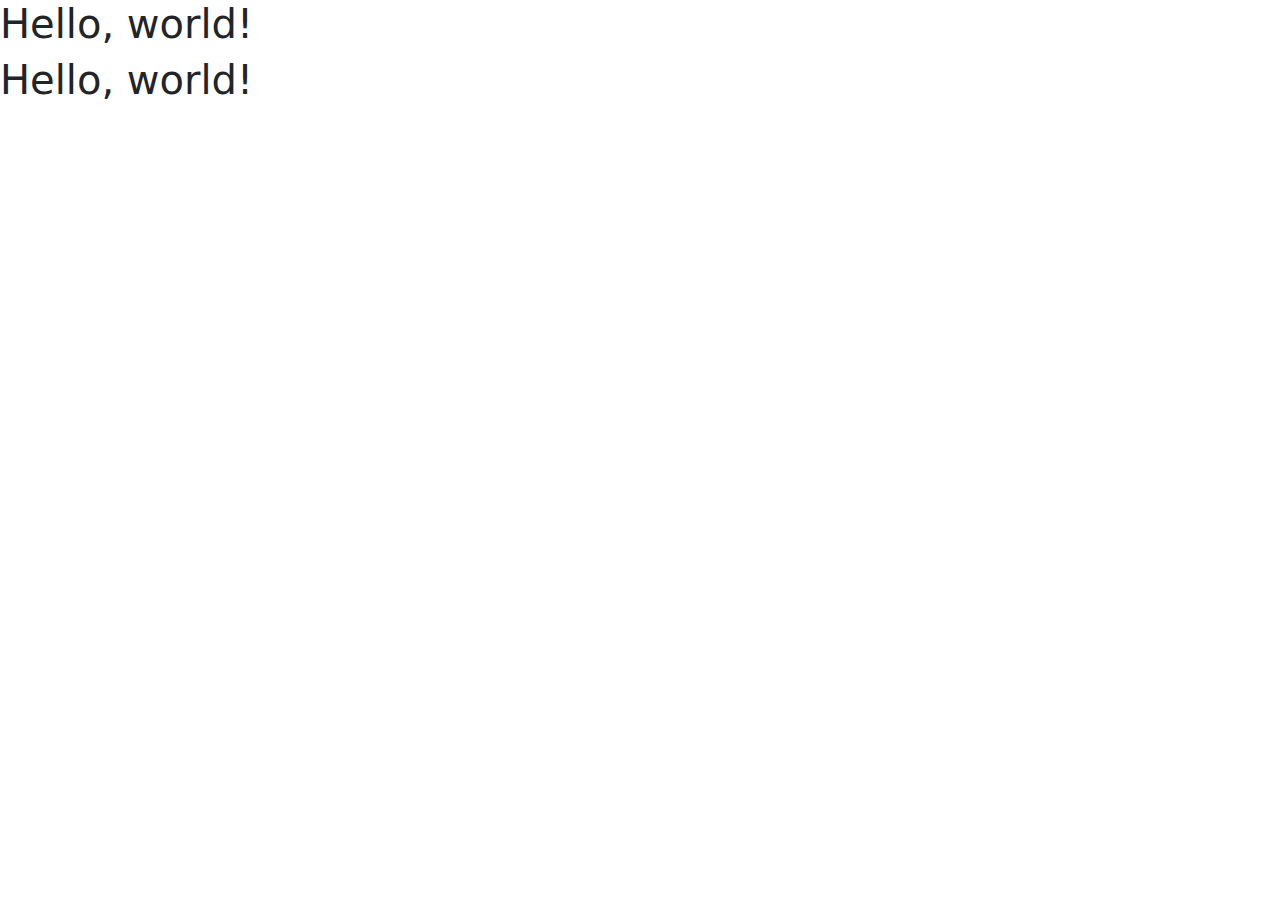
<file: bootstrap-4.4.1-dist/index.html>
<!doctype html>
<html lang="en">

<head>
    <meta charset="utf-8">
    <meta name="viewport" content="width=device-width, initial-scale=1">
    <title>Bootstrap demo</title>
</head>

<body>
    <h1>Hello, world!</h1>
</body>

</html>
<!doctype html>
<html lang="en">

<head>
    <meta charset="utf-8">
    <meta name="viewport" content="width=device-width, initial-scale=1">
    <title>Bootstrap demo</title>
    <link href="https://cdn.jsdelivr.net/npm/bootstrap@5.3.3/dist/css/bootstrap.min.css" rel="stylesheet"
        integrity="sha384-QWTKZyjpPEjISv5WaRU9OFeRpok6YctnYmDr5pNlyT2bRjXh0JMhjY6hW+ALEwIH" crossorigin="anonymous">
</head>

<body>
    <h1>Hello, world!</h1>
    <script src="https://cdn.jsdelivr.net/npm/bootstrap@5.3.3/dist/js/bootstrap.bundle.min.js"
        integrity="sha384-YvpcrYf0tY3lHB60NNkmXc5s9fDVZLESaAA55NDzOxhy9GkcIdslK1eN7N6jIeHz"
        crossorigin="anonymous"></script>
</body>

</html>
</file>
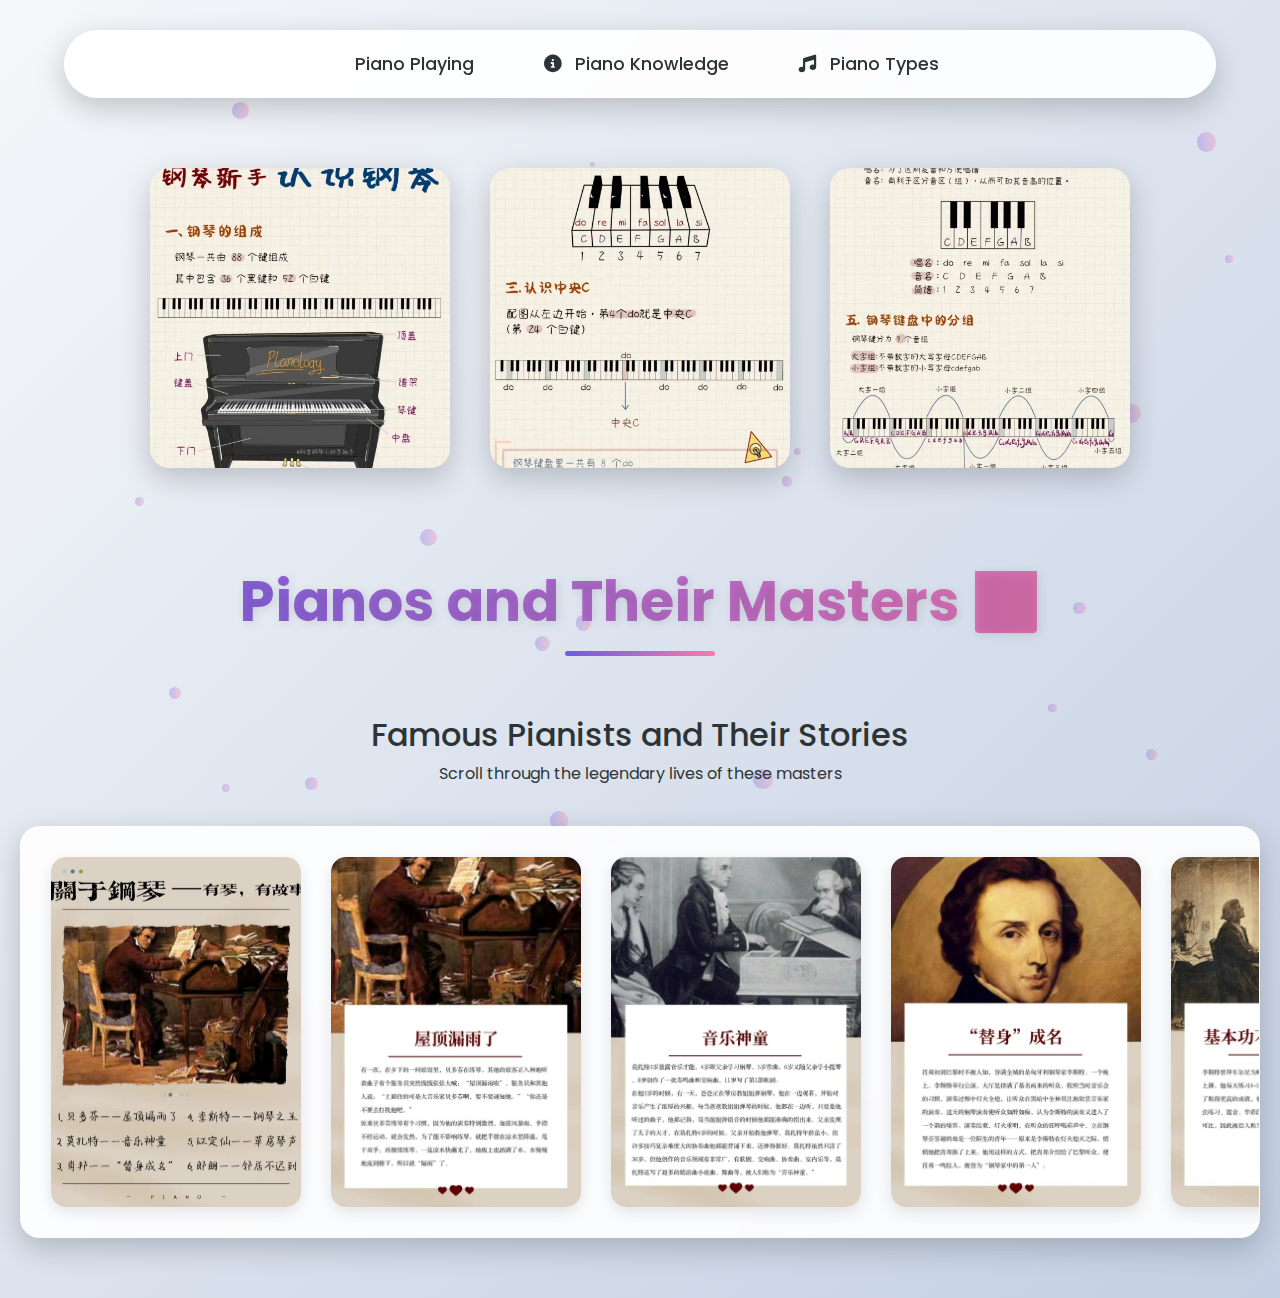
<file: Piano knowledge.html>
<!DOCTYPE html>
<html lang="en">

<head>
    <meta charset="UTF-8">
    <meta name="viewport" content="width=device-width, initial-scale=1.0">
    <link rel="stylesheet" href="https://cdnjs.cloudflare.com/ajax/libs/font-awesome/6.4.0/css/all.min.css">
    <link href="https://fonts.googleapis.com/css2?family=Poppins:wght@300;400;500;600;700&family=Ma+Shan+Zheng&display=swap" rel="stylesheet">
    <link rel="stylesheet" href="bootstrap-4.4.1-dist/css/bootstrap.min.css">
    <title>Piano Knowledge | Premium Piano Knowledge</title>
    <style>
        :root {
            --primary-color: #6c5ce7;
            --secondary-color: #a29bfe;
            --accent-color: #fd79a8;
            --dark-color: #2d3436;
            --light-color: #f5f6fa;
            --shadow: 0 10px 30px rgba(0, 0, 0, 0.2);
            --transition: all 0.3s cubic-bezier(0.25, 0.8, 0.25, 1);
            --glass-bg: rgba(255, 255, 255, 0.9);
            --glass-border: 1px solid rgba(255, 255, 255, 0.18);
        }

        * {
            margin: 0;
            padding: 0;
            box-sizing: border-box;
        }

        body {
            background: linear-gradient(135deg, #f5f7fa 0%, #c3cfe2 100%);
            min-height: 100vh;
            font-family: 'Poppins', 'Ma Shan Zheng', sans-serif;
            color: var(--dark-color);
            position: relative;
            overflow-x: hidden;
        }

        body::before {
            content: '';
            position: absolute;
            top: 0;
            left: 0;
            width: 100%;
            height: 100%;
            background: url('https://images.unsplash.com/photo-1511671782779-c97d3d27a1d4?q=80&w=2070&auto=format&fit=crop') center/cover no-repeat;
            opacity: 0.1;
            z-index: -1;
        }

        /* Navigation */
        .navbar {
            background: var(--glass-bg);
            backdrop-filter: blur(10px);
            -webkit-backdrop-filter: blur(10px);
            border-radius: 50px;
            padding: 10px 30px;
            box-shadow: var(--shadow);
            margin: 30px auto;
            border: var(--glass-border);
            transition: var(--transition);
            max-width: 90%;
        }

        .navbar:hover {
            transform: translateY(-5px);
            box-shadow: 0 15px 35px rgba(0, 0, 0, 0.2);
        }

        .navbar .nav-item .nav-link {
            color: var(--dark-color) !important;
            margin: 0 15px;
            padding: 10px 20px;
            font-weight: 500;
            font-size: 1.1rem;
            position: relative;
            border-radius: 30px;
            transition: var(--transition);
        }

        .navbar .nav-item .nav-link::before {
            content: '';
            position: absolute;
            bottom: 0;
            left: 50%;
            transform: translateX(-50%);
            width: 0;
            height: 3px;
            background: linear-gradient(to right, var(--primary-color), var(--accent-color));
            transition: var(--transition);
            border-radius: 3px;
        }

        .navbar .nav-item .nav-link:hover::before {
            width: 80%;
        }

        .navbar .nav-item .nav-link i {
            margin-right: 8px;
        }

        /* Image Gallery */
        .gallery-container {
            display: flex;
            flex-wrap: wrap;
            justify-content: center;
            gap: 40px;
            padding: 40px;
            max-width: 1400px;
            margin: 0 auto;
        }

        .gallery-item {
            position: relative;
            width: 300px;
            height: 300px;
            border-radius: 20px;
            overflow: hidden;
            box-shadow: var(--shadow);
            transition: var(--transition);
        }

        .gallery-item:hover {
            transform: translateY(-10px) scale(1.03);
            box-shadow: 0 20px 40px rgba(0, 0, 0, 0.3);
        }

        .gallery-item img {
            width: 100%;
            height: 100%;
            object-fit: cover;
            transition: var(--transition);
        }

        .gallery-item:hover img {
            transform: scale(1.1);
        }

        .gallery-caption {
            position: absolute;
            bottom: 0;
            left: 0;
            right: 0;
            background: linear-gradient(to top, rgba(0, 0, 0, 0.8), transparent);
            color: white;
            padding: 20px;
            transform: translateY(100%);
            transition: var(--transition);
        }

        .gallery-item:hover .gallery-caption {
            transform: translateY(0);
        }

        /* Carousel Section */
        .carousel-section {
            margin: 60px auto;
            max-width: 1400px;
            padding: 0 20px;
        }

        .carousel-title {
            text-align: center;
            margin-bottom: 40px;
        }

        .artist-carousel {
            position: relative;
            width: 100%;
            overflow: hidden;
            border-radius: 20px;
            box-shadow: var(--shadow);
            background: var(--glass-bg);
            backdrop-filter: blur(10px);
            -webkit-backdrop-filter: blur(10px);
            padding: 30px;
            border: var(--glass-border);
        }

        .artist-track {
            display: flex;
            gap: 30px;
            animation: scroll 30s linear infinite;
            width: calc(250px * 14);
        }

        .artist-card {
            min-width: 250px;
            height: 350px;
            border-radius: 15px;
            overflow: hidden;
            box-shadow: 0 5px 15px rgba(0, 0, 0, 0.1);
            transition: var(--transition);
            position: relative;
        }

        .artist-card:hover {
            transform: translateY(-10px) scale(1.05);
            box-shadow: 0 15px 30px rgba(0, 0, 0, 0.2);
        }

        .artist-card img {
            width: 100%;
            height: 100%;
            object-fit: cover;
        }

        .artist-info {
            position: absolute;
            bottom: 0;
            left: 0;
            right: 0;
            background: linear-gradient(to top, rgba(0, 0, 0, 0.8), transparent);
            color: white;
            padding: 20px;
            opacity: 0;
            transition: var(--transition);
        }

        .artist-card:hover .artist-info {
            opacity: 1;
        }

        @keyframes scroll {
            0% {
                transform: translateX(0);
            }
            100% {
                transform: translateX(calc(-250px * 7));
            }
        }

        /* Title Animation */
        .knowledge-title {
            font-size: 3.5rem;
            font-weight: 700;
            text-align: center;
            margin: 60px 0;
            background: linear-gradient(to right, var(--primary-color), var(--accent-color));
            -webkit-background-clip: text;
            background-clip: text;
            color: transparent;
            text-shadow: 2px 2px 10px rgba(0, 0, 0, 0.1);
            position: relative;
            padding-bottom: 20px;
            animation: float 3s ease-in-out infinite;
        }

        .knowledge-title::after {
            content: '';
            position: absolute;
            bottom: 0;
            left: 50%;
            transform: translateX(-50%);
            width: 150px;
            height: 5px;
            background: linear-gradient(to right, var(--primary-color), var(--accent-color));
            border-radius: 5px;
        }

        @keyframes float {
            0%, 100% {
                transform: translateY(0);
            }
            50% {
                transform: translateY(-20px);
            }
        }

        /* Particles Background */
        .particles {
            position: absolute;
            top: 0;
            left: 0;
            width: 100%;
            height: 100%;
            z-index: -1;
            pointer-events: none;
        }

        .particle {
            position: absolute;
            background: linear-gradient(to right, var(--primary-color), var(--accent-color));
            border-radius: 50%;
            opacity: 0.3;
            animation: float linear infinite;
        }

        @keyframes float {
            0% {
                transform: translateY(0) rotate(0deg);
            }
            100% {
                transform: translateY(-100vh) rotate(360deg);
            }
        }

        /* Responsive Design */
        @media (max-width: 992px) {
            .gallery-item {
                width: 250px;
                height: 250px;
            }
            
            .knowledge-title {
                font-size: 2.5rem;
            }
            
            .artist-card {
                min-width: 200px;
                height: 300px;
            }
        }

        @media (max-width: 768px) {
            .navbar {
                padding: 10px;
            }
            
            .navbar .nav-item .nav-link {
                margin: 0 5px;
                padding: 8px 12px;
                font-size: 0.9rem;
            }
            
            .gallery-container {
                gap: 20px;
                padding: 20px;
            }
            
            .gallery-item {
                width: 200px;
                height: 200px;
            }
            
            .knowledge-title {
                font-size: 2rem;
                margin: 40px 0;
            }
            
            .artist-card {
                min-width: 180px;
                height: 250px;
            }
        }

        @media (max-width: 576px) {
            .gallery-item {
                width: 150px;
                height: 150px;
            }
            
            .knowledge-title {
                font-size: 1.8rem;
            }
            
            .artist-card {
                min-width: 150px;
                height: 200px;
            }
        }
    </style>
</head>


<body>
    <!-- Animated background particles -->
    <div class="particles" id="particles"></div>

    <!-- Navigation -->
    <nav class="navbar navbar-expand-lg navbar-dark custom-navbar justify-content-center">
        <ul class="navbar-nav">
            <li class="nav-item">
                <a class="nav-link" href="./piano playing.html"><i class="fas fa-piano-keyboard"></i> Piano Playing</a>
            </li>
            <li class="nav-item">
                <a class="nav-link" href="./Piano knowledge.html"><i class="fas fa-info-circle"></i> Piano Knowledge</a>
            </li>
            <li class="nav-item">
                <a class="nav-link" href="./Piano type.html"><i class="fas fa-music"></i> Piano Types</a>
            </li>
        </ul>
    </nav>

    <!-- Image Gallery -->
    <div class="gallery-container">
        <div class="gallery-item">
            <img src="./img/1.jpg" alt="Piano History">
            <div class="gallery-caption">
                <h3>Piano History</h3>
                <p>Explore the evolution of the piano</p>
            </div>
        </div>
        <div class="gallery-item">
            <img src="./img/2.jpg" alt="Piano Structure">
            <div class="gallery-caption">
                <h3>Piano Structure</h3>
                <p>Understand the inner workings of the piano</p>
            </div>
        </div>
        <div class="gallery-item">
            <img src="./img/3.jpg" alt="Piano Techniques">
            <div class="gallery-caption">
                <h3>Playing Techniques</h3>
                <p>Master the art of piano performance</p>
            </div>
        </div>
    </div>

    <h1 class="knowledge-title">Pianos and Their Masters 🎹</h1>

    <!-- Artist Carousel -->
    <div class="carousel-section">
        <div class="carousel-title">
            <h2>Famous Pianists and Their Stories</h2>
            <p>Scroll through the legendary lives of these masters</p>
        </div>
        <div class="artist-carousel">
            <div class="artist-track">
                <div class="artist-card">
                    <img src="./img/ta1.jpg" alt="Pianist 1">
                    <div class="artist-info">
                        <h3>Franz Liszt</h3>
                        <p>The King of the Piano</p>
                    </div>
                </div>
                <div class="artist-card">
                    <img src="./img/ta2.jpg" alt="Pianist 2">
                    <div class="artist-info">
                        <h3>Frédéric Chopin</h3>
                        <p>The Poet of the Piano</p>
                    </div>
                </div>
                <div class="artist-card">
                    <img src="./img/ta3.jpg" alt="Pianist 3">
                    <div class="artist-info">
                        <h3>Ludwig van Beethoven</h3>
                        <p>The Immortal Genius</p>
                    </div>
                </div>
                <div class="artist-card">
                    <img src="./img/ta4.jpg" alt="Pianist 4">
                    <div class="artist-info">
                        <h3>Wolfgang Amadeus Mozart</h3>
                        <p>The Child Prodigy</p>
                    </div>
                </div>
                <div class="artist-card">
                    <img src="./img/ta5.jpg" alt="Pianist 5">
                    <div class="artist-info">
                        <h3>Pyotr Ilyich Tchaikovsky</h3>
                        <p>Master of Russian Melody</p>
                    </div>
                </div>
                <div class="artist-card">
                    <img src="./img/ta6.jpg" alt="Pianist 6">
                    <div class="artist-info">
                        <h3>Claude Debussy</h3>
                        <p>Representative of Impressionism</p>
                    </div>
                </div>
                <div class="artist-card">
                    <img src="./img/ta7.jpg" alt="Pianist 7">
                    <div class="artist-info">
                        <h3>Lang Lang</h3>
                        <p>Modern Piano Superstar</p>
                    </div>
                </div>
                <!-- Duplicates for infinite loop -->
                <div class="artist-card">
                    <img src="./img/ta1.jpg" alt="Pianist 1">
                    <div class="artist-info">
                        <h3>Franz Liszt</h3>
                        <p>The King of the Piano</p>
                    </div>
                </div>
                <div class="artist-card">
                    <img src="./img/ta2.jpg" alt="Pianist 2">
                    <div class="artist-info">
                        <h3>Frédéric Chopin</h3>
                        <p>The Poet of the Piano</p>
                    </div>
                </div>
                <div class="artist-card">
                    <img src="./img/ta3.jpg" alt="Pianist 3">
                    <div class="artist-info">
                        <h3>Ludwig van Beethoven</h3>
                        <p>The Immortal Genius</p>
                    </div>
                </div>
                <div class="artist-card">
                    <img src="./img/ta4.jpg" alt="Pianist 4">
                    <div class="artist-info">
                        <h3>Wolfgang Amadeus Mozart</h3>
                        <p>The Child Prodigy</p>
                    </div>
                </div>
                <div class="artist-card">
                    <img src="./img/ta5.jpg" alt="Pianist 5">
                    <div class="artist-info">
                        <h3>Pyotr Ilyich Tchaikovsky</h3>
                        <p>Master of Russian Melody</p>
                    </div>
                </div>
                <div class="artist-card">
                    <img src="./img/ta6.jpg" alt="Pianist 6">
                    <div class="artist-info">
                        <h3>Claude Debussy</h3>
                        <p>Representative of Impressionism</p>
                    </div>
                </div>
                <div class="artist-card">
                    <img src="./img/ta7.jpg" alt="Pianist 7">
                    <div class="artist-info">
                        <h3>Lang Lang</h3>
                        <p>Modern Piano Superstar</p>
                    </div>
                </div>
            </div>
        </div>
    </div>
    <script>
        // Create animated background particles
        function createParticles() {
            const particlesContainer = document.getElementById('particles');
            const particleCount = 30;
            
            for (let i = 0; i < particleCount; i++) {
                const particle = document.createElement('div');
                particle.classList.add('particle');
                
                // Random size between 5px and 20px
                const size = Math.random() * 15 + 5;
                particle.style.width = `${size}px`;
                particle.style.height = `${size}px`;
                
                // Random position
                particle.style.left = `${Math.random() * 100}vw`;
                particle.style.top = `${Math.random() * 100}vh`;
                
                // Random animation duration between 10s and 30s
                const duration = Math.random() * 20 + 10;
                particle.style.animationDuration = `${duration}s`;
                
                // Random delay
                particle.style.animationDelay = `${Math.random() * 5}s`;
                
                particlesContainer.appendChild(particle);
            }
        }
        
        // Pause animation on hover for carousel
        document.querySelector('.artist-track').addEventListener('mouseenter', function() {
            this.style.animationPlayState = 'paused';
        });
        
        document.querySelector('.artist-track').addEventListener('mouseleave', function() {
            this.style.animationPlayState = 'running';
        });
        
        // Initialize
        window.addEventListener('DOMContentLoaded', () => {
            createParticles();
        });
    </script>
</body>

</html>
</file>
